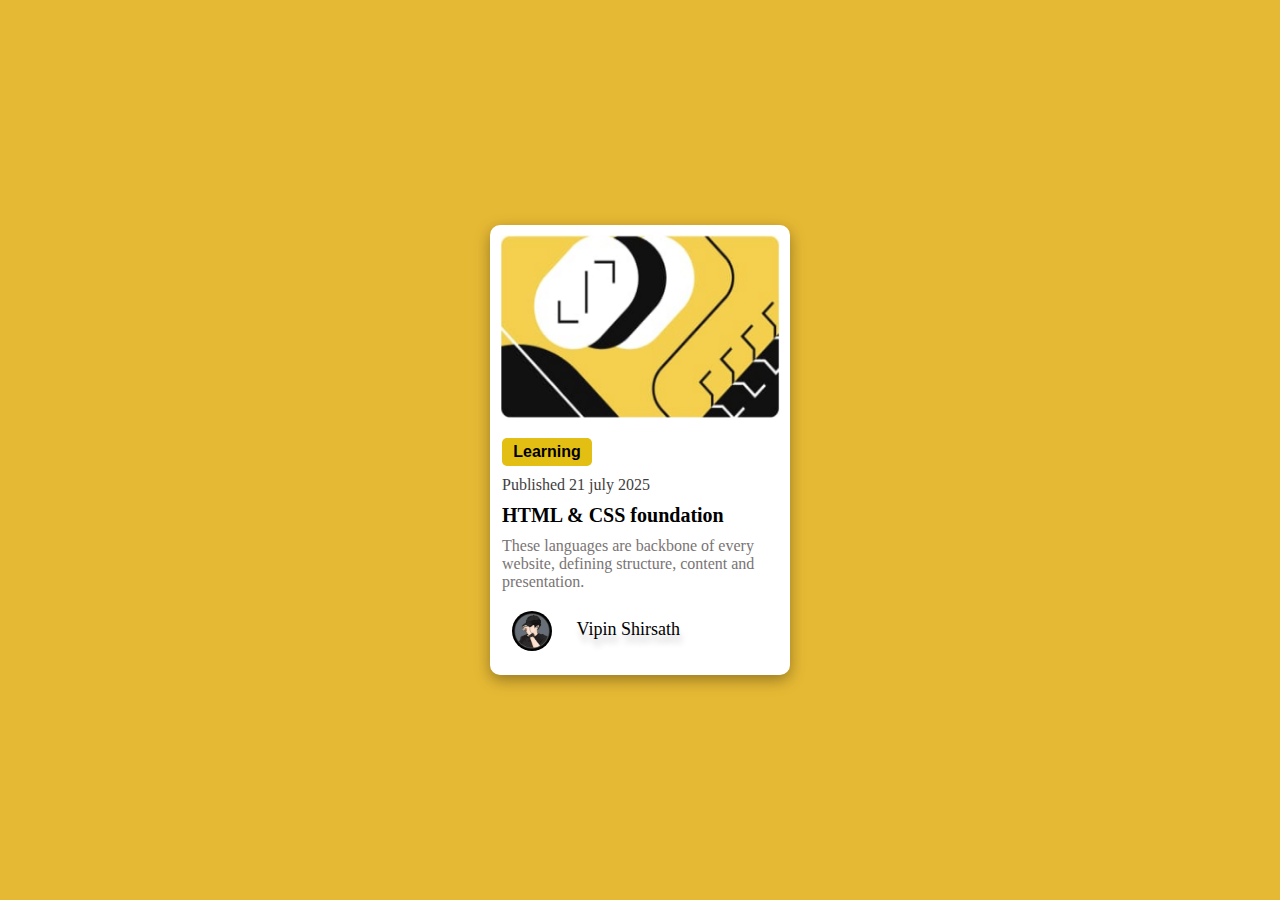
<file: blog-preview/index.html>
<!DOCTYPE html>
<html>
<head>
    <meta charset="UTF-8" />
    <title>Blog-creation</title>
    <link rel="stylesheet" href="style.css" />
</head>
<body>
    <div class="container">
        <div class="card">
            <img src="vvrr.png" alt="">
            <button>Learning</button>
            <p>Published 21 july 2025</p>
            <h1>HTML & CSS foundation</h1>
            <span>These languages are backbone of every 
                  website, defining structure, content and
                  presentation. 
            </span>
            <footer>
                <img src="profile icon.jpeg" alt="">
                <span>Vipin Shirsath</span>
            </footer>
        </div>
    </div>
</body>
</html>
</file>
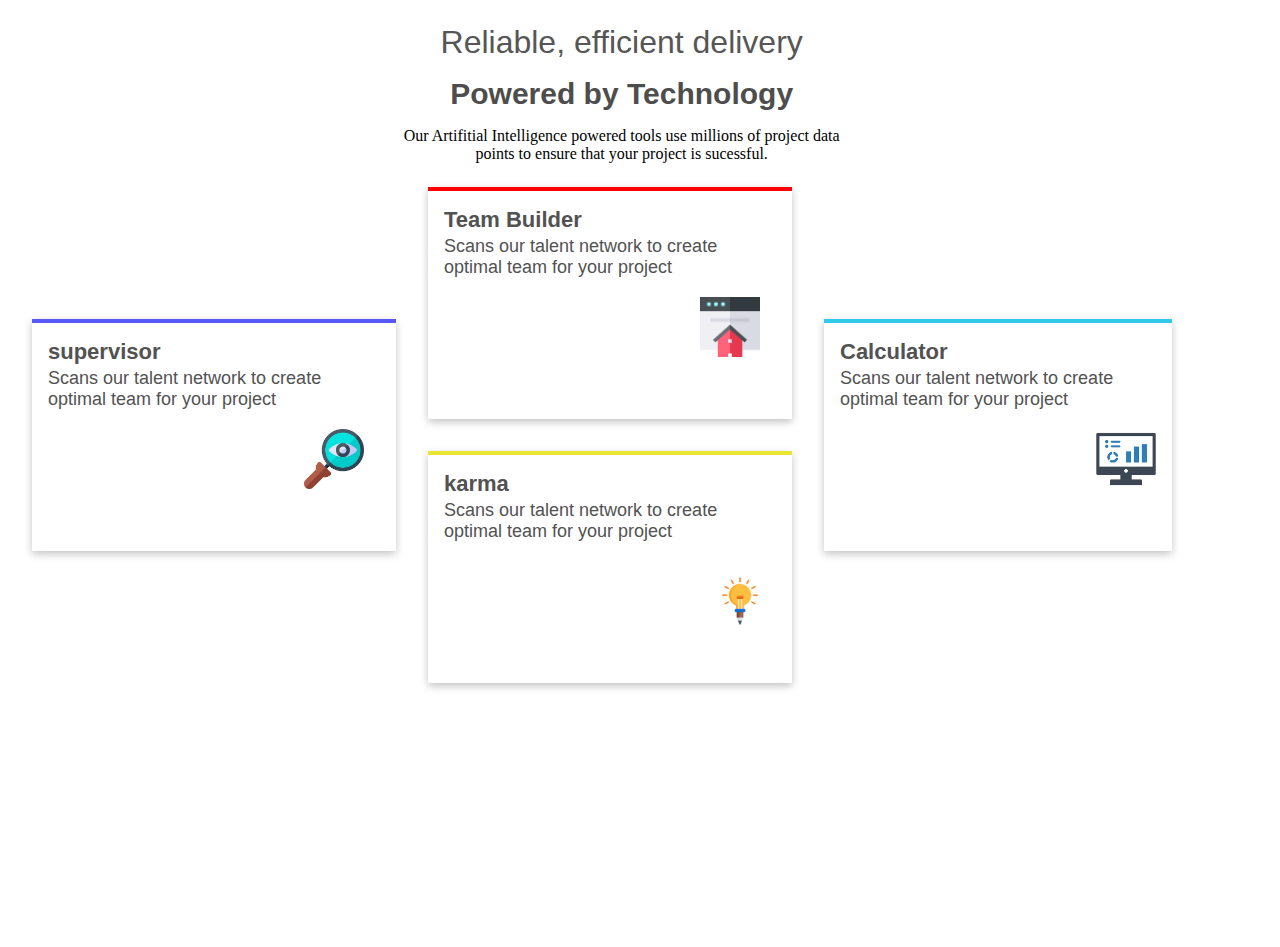
<file: grid/index.html>
<!DOCTYPE html>
<html>
<head>
    <meta charset="UTF-8" />
    <title>Four Card Section</title>
    <link rel="stylesheet" href="style.css">
</head>
<body>
    <div class="container">
        <header class="header">
            <span>
                Reliable, efficient delivery
            </span>
            <h1>
                Powered by Technology
            </h1>
            <p>
                Our Artifitial Intelligence powered tools use millions of project data points to ensure that your project is sucessful.
            </p>
        </header>
        <div class="main_container">
            <div class="card_container_1">
                <h1> Team Builder</h1>
                <p> Scans our talent network to create optimal team for your project</p>
                <img src="home page.png" alt="img">
            </div>

            <div class="card_container_2">
                <h1>Calculator</h1>
                <p> Scans our talent network to create optimal team for your project</p>
                <img src="calcy.png" alt="img">
            </div>

            <div class="card_container_3">
                <h1>supervisor</h1>
                <p> Scans our talent network to create optimal team for your project</p>
                <img src="search.jpeg" alt="img">
            </div>

            <div class="card_container_4">
                <h1> karma </h1>
                <p> Scans our talent network to create optimal team for your project</p>
                <img src="bulb.webp" alt="img">
            </div>
        </div>
    </div>
</body>
</html>
</file>
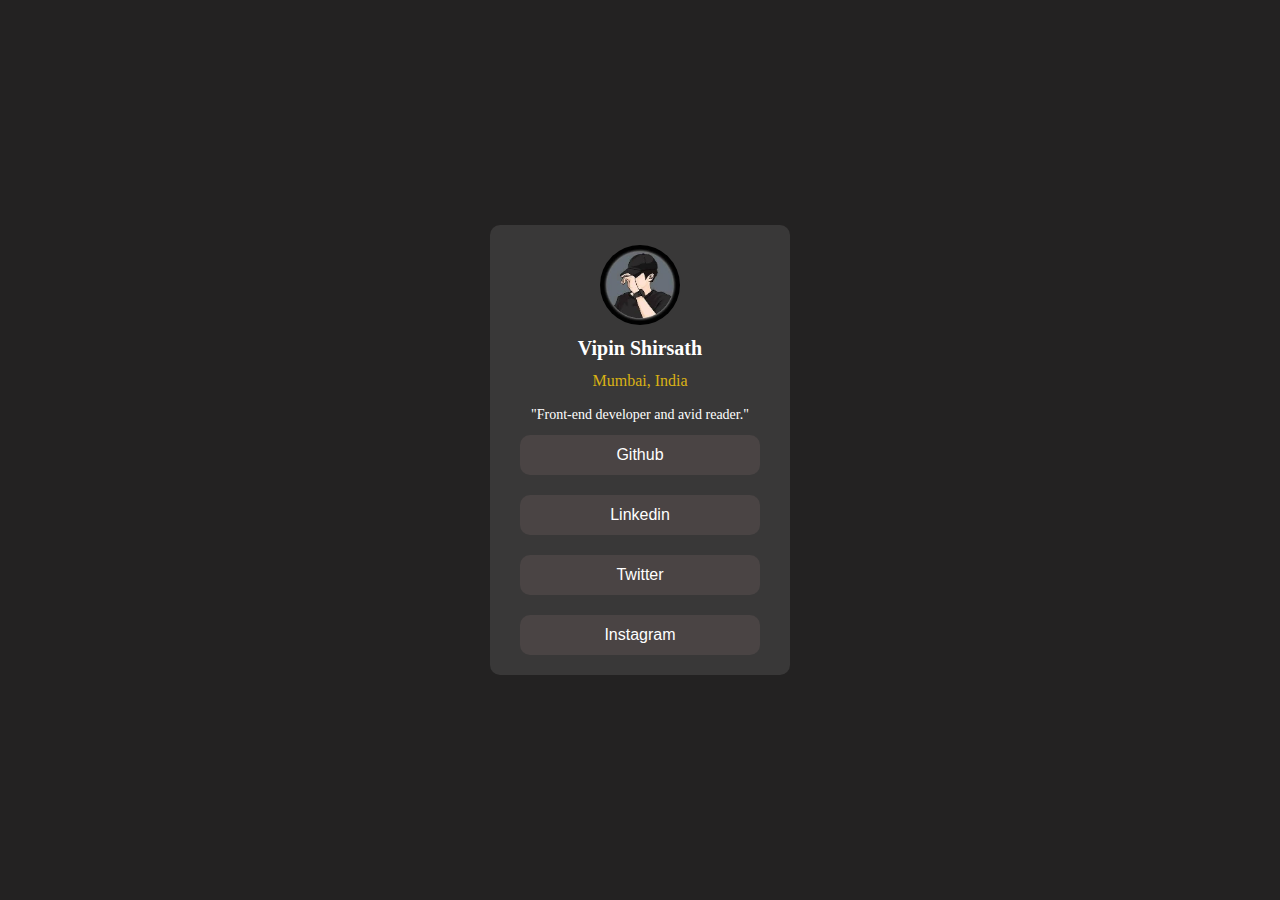
<file: profile/index.html>
<!DOCTYPE html>
<html>
<head>
    <meta charset="UTF-8" />
    <title>Profile</title>
    <link rel="stylesheet" href="style.css">
</head>
<body>
    <div class="container">
        <div class="box">
            <img src="profile icon.jpeg" alt="">
            <h2>Vipin Shirsath</h2>
            <p>Mumbai, India</p>
            <span>"Front-end developer and avid reader."</span>
            <div class="social-links">
                <button><a href="https://github.com/vipin1410/git-test">Github</a></button>
                <button>Linkedin</button>
                <button>Twitter</button>
                <button>Instagram</button>
        </div>
    </div>
</body>
</html>
</file>
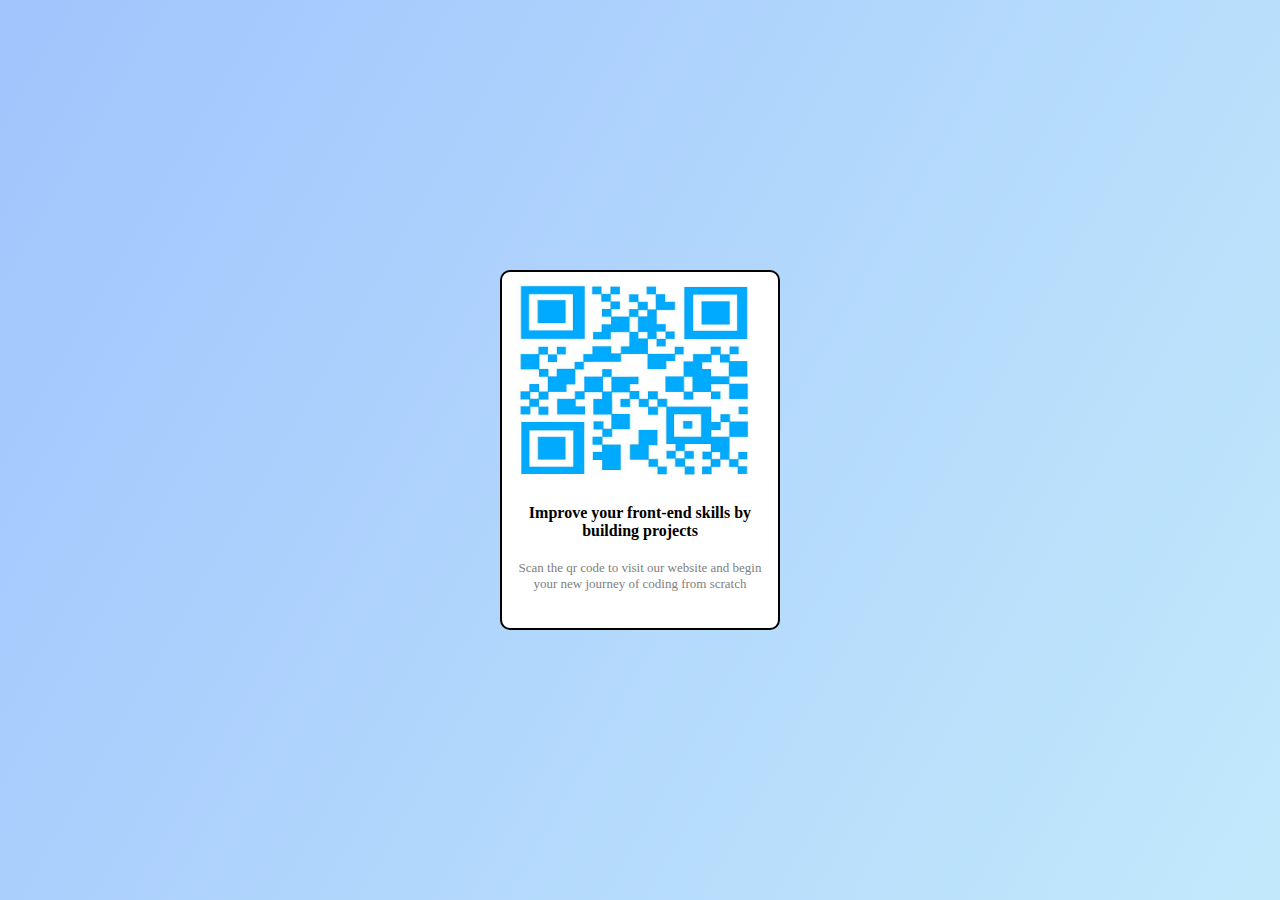
<file: QrCode/index.html>
<!DOCTYPE html>
<html>
<head>
    <meta charset="UTF-8" />
    <title>QrCode</title>
    <link rel="stylesheet" href="style.css">
</head>
<body>
    <div class="container">
        <div class="card">
            <img src="blue qr.jpg" alt="">
            <h1>Improve your front-end skills by building projects</h1>
            <p>Scan the qr code to visit our website and begin your new journey of coding from scratch</p>
        </div>
        
    </div>
</body>
</html>
</file>
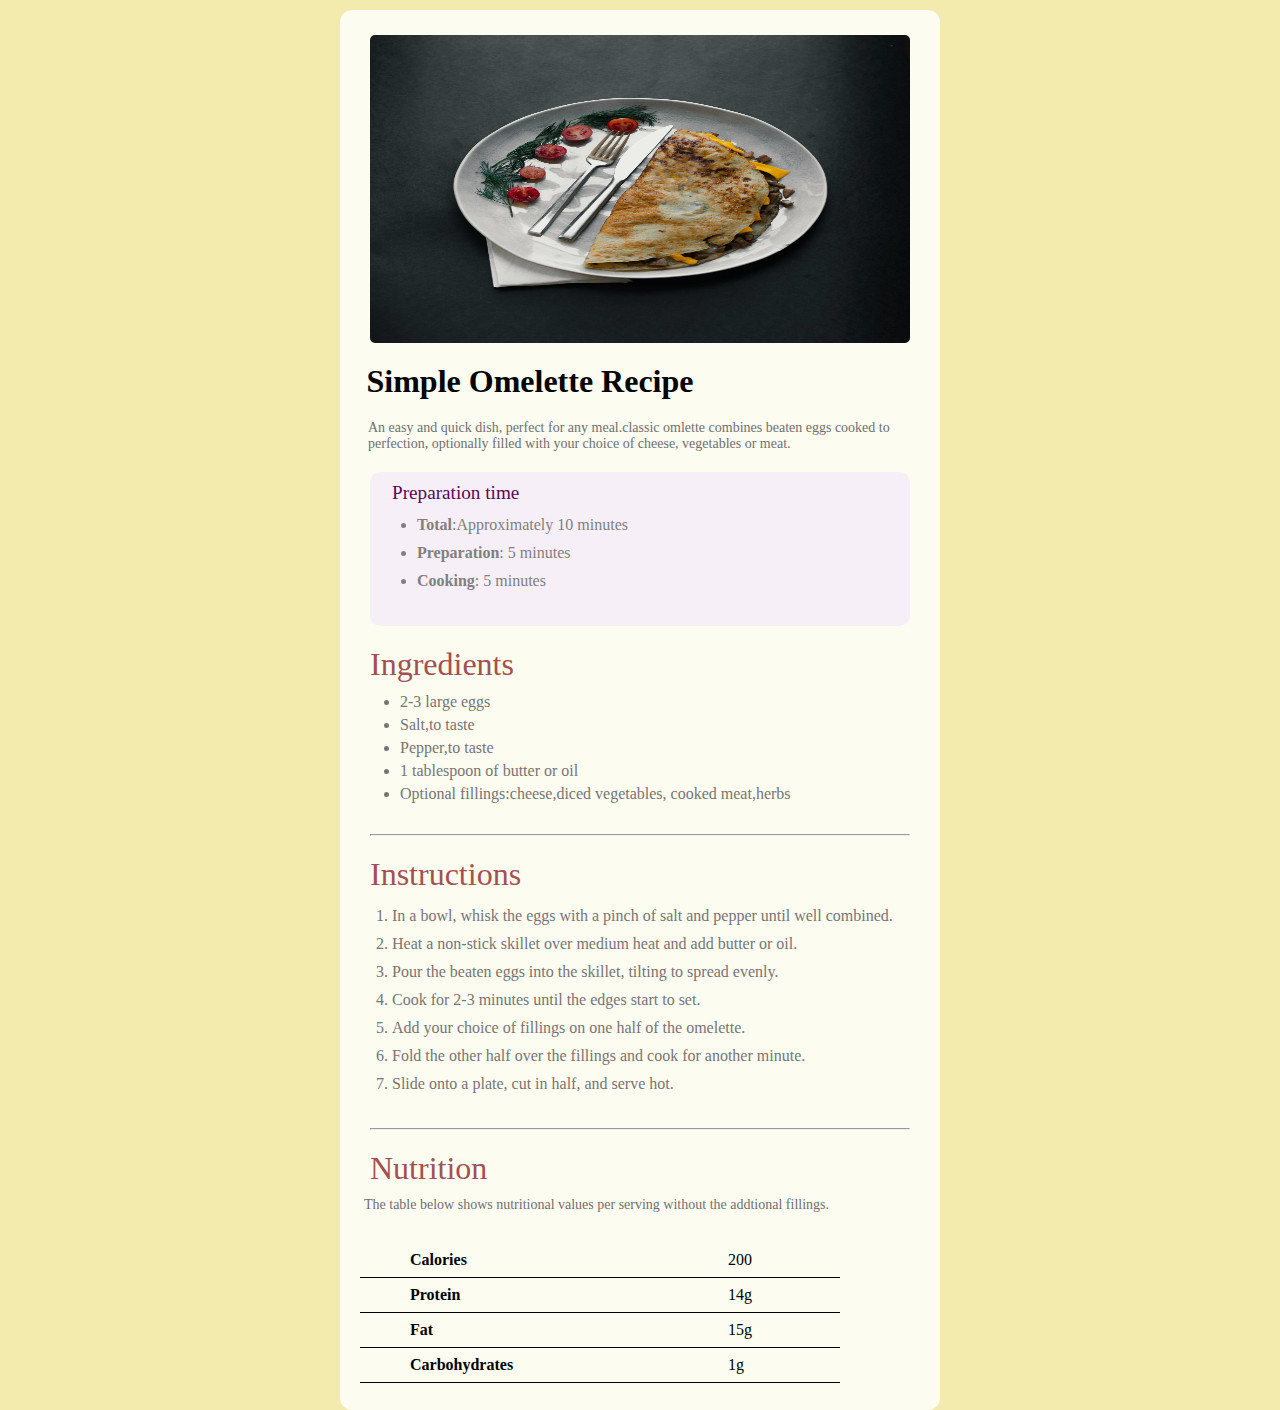
<file: Recepies/index.html>
<!DOCTYPE html>
<html>
<head>
    <meta charset="UTF-8" />
    <title>Recepies</title>
    <link rel="stylesheet" href="style.css">
</head>
<body>
    <div class="container">
        <img src="pexels-amirho3intavkooli-10934498.jpg" alt="">
        <h1>Simple Omelette Recipe</h1>
        <p>An easy and quick dish, perfect for any meal.classic omlette combines beaten eggs cooked to perfection,
            optionally filled with your choice of cheese, vegetables or meat.
        </p>
        <div class="preparation">
            <span>Preparation time</span>
            <ul>
                <li><strong>Total</strong>:Approximately 10 minutes</li>
                <li><strong>Preparation</strong>: 5 minutes</li>
                <li><strong>Cooking</strong>: 5 minutes</li>
            </ul>
        </div>
        <div class="ingredients">
            <span>Ingredients</span>
            <ul>
                <li>2-3 large eggs</li>

                <li>Salt,to taste</li>

                <li>Pepper,to taste</li>

                <li>1 tablespoon of butter or oil</li>

                <li> Optional fillings:cheese,diced vegetables, cooked meat,herbs</li>
            </ul>
        </div>
        <hr>
        <div class="instructions">
            <span>Instructions</span>
            <ol>
                <li> In a bowl, whisk the eggs with a pinch of salt and pepper until well combined.</li>
                <li> Heat a non-stick skillet over medium heat and add butter or oil.</li>
                <li> Pour the beaten eggs into the skillet, tilting to spread evenly.</li>
                <li> Cook for 2-3 minutes until the edges start to set.</li>
                <li> Add your choice of fillings on one half of the omelette.</li>
                <li> Fold the other half over the fillings and cook for another minute.</li>
                <li> Slide onto a plate, cut in half, and serve hot.</li>
            </ol>
        </div>
        <hr>
        <div class="nutrition">
            <span>Nutrition</span>
            <p> The table below shows nutritional values per serving without the addtional fillings.</p>
            <table>
                <tr>
                    <th>Calories</th>
                    <td>200</td>
                </tr>
                <tr>
                    <th>Protein</th>
                    <td>14g</td>
                </tr>
                <tr>
                    <th>Fat</th>
                    <td>15g</td>
                </tr>
                <tr>
                    <th>Carbohydrates</th>
                    <td>1g</td>
                </tr>
            </table>
        </div>

    </div>
</body>
</html>
</file>
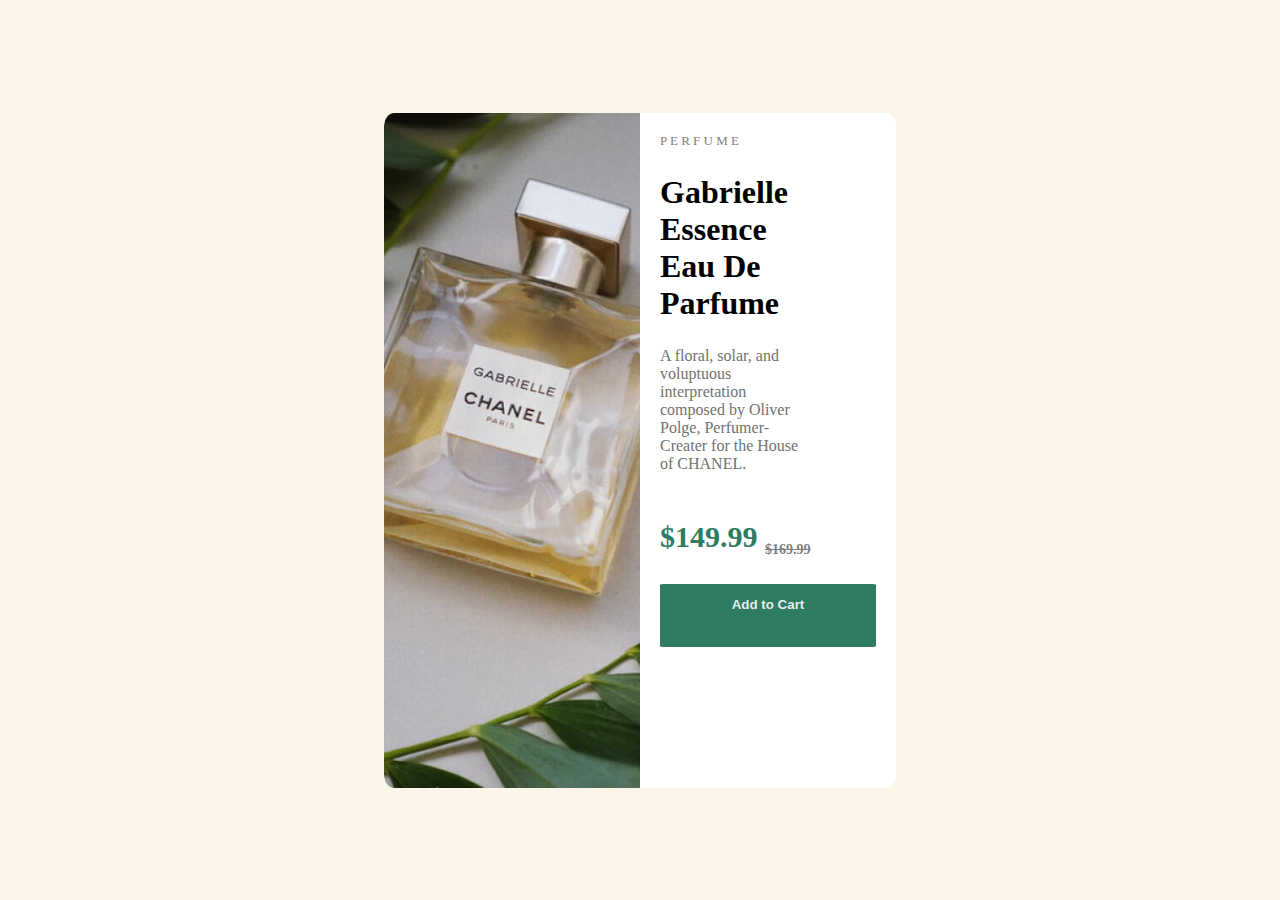
<file: Responsive-web-page/index.html>
<!DOCTYPE html>
<html>
<head>
    <meta charset="UTF-8" />
    <title>Responsive-Web-Page</title>
    <link rel="stylesheet" href="style.css">
</head>
<body>
    <div class="container">
        <div class="image">
            <img src="perfume.jpg" alt="">
        </div>
        <div class="details">
            <p>P E R F U M E</p>
            <h1>Gabrielle Essence Eau De Parfume</h1>
            <span>A floral, solar, and voluptuous interpretation composed by Oliver Polge,
                Perfumer-Creater for the House of CHANEL.</span>
            <h2>$149.99 <sub><s>$169.99</s></sub></h2>
            <button>Add to Cart</button>
        </div>
    </div>
</body>
</html>
</file>
<file: blog-preview/style.css>
*{
    margin:0;
    padding:0;
    box-sizing:border-box;
}

.container{
    height:100vh;
    width:100vw;
    /* border-color: 1px solid orange; */
    background-color: rgb(230, 185, 52);
    display:flex;
    justify-content:center;
    align-items:center;
}

.card{
    height:450px;
    width:300px;
    background-color: white;
    border-radius:10px;
    box-shadow: rgba(0, 0, 0, 0.35) 0px 5px 15px;
    display:flex;
    flex-direction:column;
    row-gap: 10px;
    
}

.card img{
    height:45%;
    width:100%;
    border-radius:10px;
    padding:10px;
}

.card button{
    height:28px;
    width:90px;
    display:flex;
    justify-content:center;
    align-content:flex-start;
    margin-left: 12px;
    text-align:center;
    padding:5px;
    font-size: medium;
    font-weight:600;
    background-color:rgb(226, 191, 18);
    border-radius:5px ;
    border:none;
}
.card p{
    margin-left: 12px;
    font-size:medium;
    font-weight:500;
    color: rgb(63, 62, 62);
}

.card h1{
    font-size:20px;
    margin-left:12px;
}

.card span{
    margin-left:12px;
    font-size:16px;
    color:rgb(121, 116, 116);
}

.card footer{
    display:flex;
    flex-direction:row;
    align-items:center;
    justify-content:space-between; 
                
}
.card footer img{
    height:60px;
    width:60px;
    border-radius:50%;
    margin-left:12px;
    margin-bottom:10px;
}

.card footer span{
    margin-right:110px;
    margin-bottom:12px;
    font-size:18px;
    color:black;
    text-shadow: 2px 8px 6px rgba(0,0,0,0.2), 0px -5px 35px rgba(255,255,255,0.3);
   
}
</file>
<file: grid/style.css>
*{
    margin:0;
    padding:0;
    box-sizing:border-box;
}

body{
    width:100%;
    display:flex;
    align-content:center;
    justify-self: center;
    padding-left:2rem;
}

.container{
    width:70%;
    display:flex;
    flex-direction:column;
    align-items:auto;
    justify-items:center;
}

.header{
    display:flex;
    flex-direction:column;
    align-items:center;
    padding:1.5rem;
    margin-left:35%;
    gap:1rem;

}

.header span{
    font-size:32px;
    font-weight:100;
    font-family:'Segoe UI', Tahoma, Geneva, Verdana, sans-serif;
    color:rgb(87, 86, 86);
}

.header h1{
    font-size:30px;
    font-family:'Segoe UI', Tahoma, Geneva, Verdana, sans-serif;
    color:rgb(78, 77, 77);
}

.header p{
    font-size:16px;
    width:28rem;
    text-align:center;
}

.main_container{
    width:100%;
    display:grid;
    grid-template-columns:100px 100px 100px 100px 100px 100px  ;
    grid-template-rows: 100px 100px 100px 100px 100px 100px  ;
    gap:2rem;
    
}



.card_container_1{
  display:flex;
  flex-direction:column;
  padding:1rem;
  gap:0.2rem;
  box-shadow: rgba(0, 0, 0, 0.24) 0px 3px 8px;
  border-top:solid 4px red;
  
  
}

.card_container_1 h1{
    font-size:22px;
    font-family:'Segoe UI', Tahoma, Geneva, Verdana, sans-serif;
    color:rgb(82, 82, 82);
}

.card_container_1 p{
    font-size:18px;
    font-family:'Segoe UI', Tahoma, Geneva, Verdana, sans-serif;
    width:18rem;
    color:rgb(82, 82, 82);
}

.card_container_1 img{
    height:60px;
    width:60px;
    margin-left:16rem;
    margin-top:1rem;
}

.card_container_1{
    grid-row:1/3 ;
    grid-column:4/7;
}



.card_container_2{
 display:flex;
  flex-direction:column;
  padding:1rem;
  gap:0.2rem;
  border-top:4px solid rgb(50, 200, 233);
  box-shadow: rgba(0, 0, 0, 0.24) 0px 3px 8px;
  
  
}

.card_container_2 h1{
   font-size:22px;
    font-family:'Segoe UI', Tahoma, Geneva, Verdana, sans-serif;
    color:rgb(82, 82, 82);
}

.card_container_2 p{
     font-size:18px;
    font-family:'Segoe UI', Tahoma, Geneva, Verdana, sans-serif;
    width:18rem;
    color:rgb(82, 82, 82);
}

.card_container_2 img{
    height:60px;
    width:60px;
    margin-left:16rem;
    margin-top:1rem;
}

.card_container_2{
    grid-row:2/4 ;
    grid-column:7/10;
}

.card_container_3{
 display:flex;
  flex-direction:column;
  padding:1rem;
  gap:0.2rem;
  border-top:4px solid rgb(88, 88, 247);
  box-shadow: rgba(0, 0, 0, 0.24) 0px 3px 8px;
  
  
}

.card_container_3 h1{
   font-size:22px;
    font-family:'Segoe UI', Tahoma, Geneva, Verdana, sans-serif;
    color:rgb(82, 82, 82);
}

.card_container_3 p{
     font-size:18px;
    font-family:'Segoe UI', Tahoma, Geneva, Verdana, sans-serif;
    width:18rem;
    color:rgb(82, 82, 82);
}

.card_container_3 img{
    height:60px;
    width:60px;
    margin-left:16rem;
    margin-top:1rem;
}


.card_container_3{
    grid-row:2/4 ;
    grid-column:1/4;
}

.card_container_4{
 display:flex;
  flex-direction:column;
  padding:1rem;
  gap:0.2rem;
  border-top:4px solid rgb(233, 230, 50);
  box-shadow: rgba(0, 0, 0, 0.24) 0px 3px 8px;
  
  
}

.card_container_4 h1{
   font-size:22px;
    font-family:'Segoe UI', Tahoma, Geneva, Verdana, sans-serif;
    color:rgb(82, 82, 82);
}

.card_container_4 p{
     font-size:18px;
    font-family:'Segoe UI', Tahoma, Geneva, Verdana, sans-serif;
    width:18rem;
    color:rgb(82, 82, 82);
}

.card_container_4 img{
    height:80px;
    width:80px;
    margin-left:16rem;
    margin-top:1rem;
}
.card_container_4{
    grid-row:3/5 ;
    grid-column:4/7;
}
</file>
<file: profile/style.css>
*{
    margin:0;
    padding:0;
    box-sizing:border-box;
}
.container{
    height:100vh;
    width:100vw;
    display:flex;
    flex-direction:column;
    align-items:center;
    justify-content:center;
    background-color:rgb(35, 34, 34)
    
}

.box{
    height:450px;
    width:300px;
    background-color: rgb(57, 56, 56);
    border-radius:10px;
    display:flex;
    flex-direction:column;
    align-items:center;
    gap:12px;
    
    
}

.box img{
    height:80px;
    width:80px;
    border-radius:50%;
    margin-top:20px;

}
.box h2{
    color: white;
    font-size: 20px;
    font-weight: 600;
}

.box p{
    color:rgb(217, 178, 21);
    font-size: 16px;
    font-weight:500px;
}

.box span{
    color:white;
    font-size:14px;
    margin-top:5px;
}

.social-links{
    display:flex;
    flex-direction:column;
    align-items:center;
    height:60%;
    width:100%;
    gap:20px;
    
}

.social-links button{
    height:40px;
    width:240px;
    font-size:medium;
    font-weight:500;
    border-radius:10px;
    border:none;
    background-color: rgb(74, 68, 68);
    color:white;
}

.social-links button a{
    text-decoration:none;
    color:white;
}
</file>
<file: QrCode/style.css>
*{
    margin:0;
    padding:0;
    box-sizing:border-box;
}

.container{
    height:100vh;
    width:100vw;
    background-image: linear-gradient(120deg, #a1c4fd 0%, #c2e9fb 100%);;
    display:flex;
    flex-direction:column;
    justify-content:center;
    align-items: center;
    

}

.card{
    height:360px;
    width:280px;
    display:flex;
    flex-direction:column;
    background-color:white ;
    border:2px solid black;
    border-radius:10px;
    /* justify-content:center;
    align-content: center; */
    padding:8px;
    gap: 20px;
    
}

/* .cardBox{
    height:50%;
    width:80%;
    display:flex;
    justify-content:center;
    align-items:center;
    background-color: rgb(47, 47, 208);
    border-radius:10px;
   
    
} */
.card img{
    height:60%;
    width:95%;
    align-items:center;
    /* justify-items: center; */
    padding-top:1px;
}

.card h1{
    font-size:medium;
    text-align:center;
}

.card p{
    font-size:small;
    text-align:center;
    color:grey;
}
</file>
<file: Recepies/style.css>
*{
    margin:0;
    padding:0;
    box-sizing:border-box;

}
body{
    background-color: #f3eaae;
    /* font-family: Arial, sans-serif; */
    display:flex;
    justify-content:center;
    align-content:center;
    height:100vh;
    width:100vw;
    overflow:auto;

}

.container{
    margin-top: 10px;
    height:1400px;
    width: 600px;
    display:flex;
    flex-direction:column;
    background-color:rgba(255, 255, 255, 0.831);
    align-items:center;
    border-radius:12px;
    row-gap: 20px;
    
}

.container img{
    height:22%;
    width:90%;
    border-radius:5px;
    margin-top:25px;
}

.container h1{
    font-size:32px;
    font-weight:550;
    font-family: Times New Roman;
    /* align-content:start; */
    margin-right: 220px;
}

.container p{
    font-size:14px;
    margin-left:28px;
    color: rgb(112, 111, 111);
    font-family:Cambria, Cochin, Georgia, Times, 'Times New Roman', serif;
}

.preparation {
    padding:10px;
    height:11%;
    width:90%;
    border:none;
    display:flex;
    flex-direction:column;
    background-color: rgb(247, 239, 247);
    border-radius:10px;
    
}
.preparation span{

    font-size: 1.2em;
    font-weight:500;
    color: rgb(89, 5, 89);
    margin-left:12px;

}

.preparation ul{
    
    padding: 12px;
    color:grey;
    font-size:1em;
    /* font-weight: 100; */
    margin-left:25px;
    display:flex;
    flex-direction:column;
    row-gap:10px;
    font-family:Cambria, Cochin, Georgia, Times, 'Times New Roman', serif;

   
    
}   

.ingredients{
height:12%;
width:100%;

}

.ingredients span{
    font-size:2em;
    margin-left:30px;
    padding-bottom:10px;
    color:rgb(164, 80, 80);
}

.ingredients ul{
    display:flex;
    flex-direction:column;
    justify-content: space-between;
    margin-left:60px;
    gap:5px;
    padding-top:10px;
    color:rgb(119, 116, 116);
    font-family:Cambria, Cochin, Georgia, Times, 'Times New Roman', serif;
}

.container hr{
    width:90%;
    color:solid rgb(75, 72, 72);
}

.instructions{
    height:18%;
    width:100%;
    display:flex;
    flex-direction:column;
    
    
}

.instructions span{
    font-size:2em;
    margin-left:30px;
    padding-bottom:14px;
    color:rgb(164, 80, 80);
}

.instructions ol{
    display:flex;
    flex-direction:column;
    text-justify: distribute-all-lines;
    row-gap: 10px;
    margin-left:52px;
    color:rgb(119, 116, 116);
}

.nutrition{
    height:16%;
    width:100%;

}

.nutrition span{
    font-size:2em;
    margin-left:30px;
    padding-bottom:5px;
    color:rgb(164, 80, 80);
}

.nutrition p{
    padding:10px;
    font-size:14px;
    margin-left:14px;
}

.nutrition table{
    width:80%;
    margin:20px;
    border-collapse:collapse;
}

th,td{
    padding:8px;
    text-align:left;
    vertical-align: middle;
    padding-left:50px;
    border-bottom:1px solid black;
    
}
</file>
<file: Responsive-web-page/style.css>
*{
   
    padding:0;
    margin:0;
    box-sizing:border-box;
}

body{
    height:100vh;
    width:100vw;
    display:flex;
    align-items: center;
    justify-content: center;
    /* font-family:Arial, Helvetica, sans-serif; */
    background-color: rgb(252, 245, 233);
}


.container{
    width:40%;
    height:75%;
    max-width:700px;
    background-color: white;
    border-radius:2%;
    overflow:hidden;
    display:flex;
    flex-direction:row;
    
}

.image{
    width:50%;
    flex-shrink:0;
}

.image img{
    width:100%;
    height:100%;
    border-top-left-radius:2%;
    border-bottom-left-radius:2%;
    object-fit:cover;
    display:block;
}

.details{
   
    width:50%;
    background-color: white;
    display:flex;
    padding:20px;
    flex-direction:column;
    flex-grow:1;
    row-gap:4%;
}

.details p{
  background-color: white;
  font-size:small;
  font-weight:100;
  color:grey;
}

.details h1{
   display:flex;
   flex-direction:row;
   width:75%;
   font-family:'Times New Roman', Times, serif;
    
}

.details span{
    width:65%;
    font-size:16px;
    color:rgb(114, 113, 113);
}

.details h2{
    padding-top:10%;
    color:rgb(46, 125, 98);
    font-size:30px;
    font-weight:bolder;
    font-family:Cambria,Cochin, Georgia, Times, 'Times New Roman', serif;
}

.details h2 sub{
    color:grey;
    font-size:14px;
}

.details button{
    height:10%;
    display:flex;
    flex-direction:row;
    justify-content: center;
    align-content:center;
    color:rgba(255, 255, 255, 0.89);
    font-weight: bold;
    background-color:rgb(46, 125, 98);
    border:none;
    border-radius:2%;
    padding-top:6%;
}
</file>
